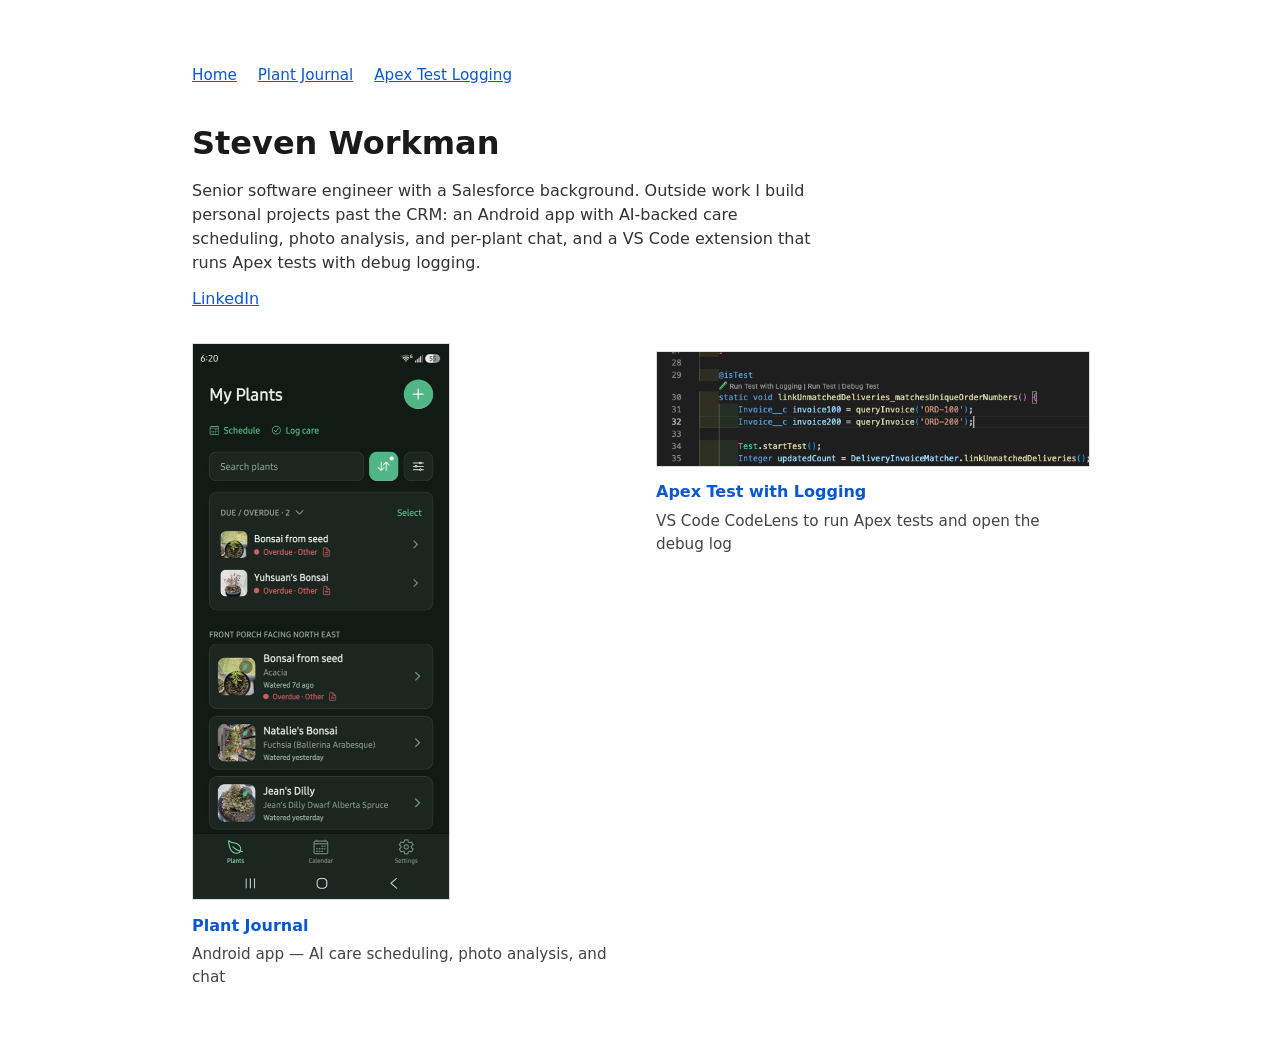
<file: index.html>
<!DOCTYPE html>
<html lang="en">
  <head>
    <meta charset="utf-8" />
    <meta name="viewport" content="width=device-width, initial-scale=1" />
    <title>Steven Workman</title>
    <link rel="stylesheet" href="styles.css" />
  </head>
  <body class="page-wide">
    <nav>
      <a href="index.html">Home</a>
      <a href="plant-journal.html">Plant Journal</a>
      <a href="apex-test-logging.html">Apex Test Logging</a>
    </nav>

    <div class="prose">
      <h1>Steven Workman</h1>
      <p class="lede">
        Senior software engineer with a Salesforce background. Outside work I
        build personal projects past the CRM: an Android app with AI-backed care
        scheduling, photo analysis, and per-plant chat, and a VS Code extension
        that runs Apex tests with debug logging.
      </p>
      <p>
        <a href="https://www.linkedin.com/in/steven-workman-54396791/"
          >LinkedIn</a
        >
      </p>
    </div>

    <div class="home-previews">
      <a class="home-preview" href="plant-journal.html">
        <img
          class="home-preview-phone"
          src="images/plant-journal/home.jpg"
          alt="Plant Journal: My Plants screen with due care queue"
        />
        <span class="home-preview-title">Plant Journal</span>
        <span class="home-preview-desc"
          >Android app — AI care scheduling, photo analysis, and chat</span
        >
      </a>
      <a class="home-preview" href="apex-test-logging.html">
        <img
          class="home-preview-ide"
          src="images/apex-test-logging/run-test-method.png"
          alt="Apex Test Logging: Run Test with Logging CodeLens"
        />
        <span class="home-preview-title">Apex Test with Logging</span>
        <span class="home-preview-desc"
          >VS Code CodeLens to run Apex tests and open the debug log</span
        >
      </a>
    </div>
  </body>
</html>
</file>
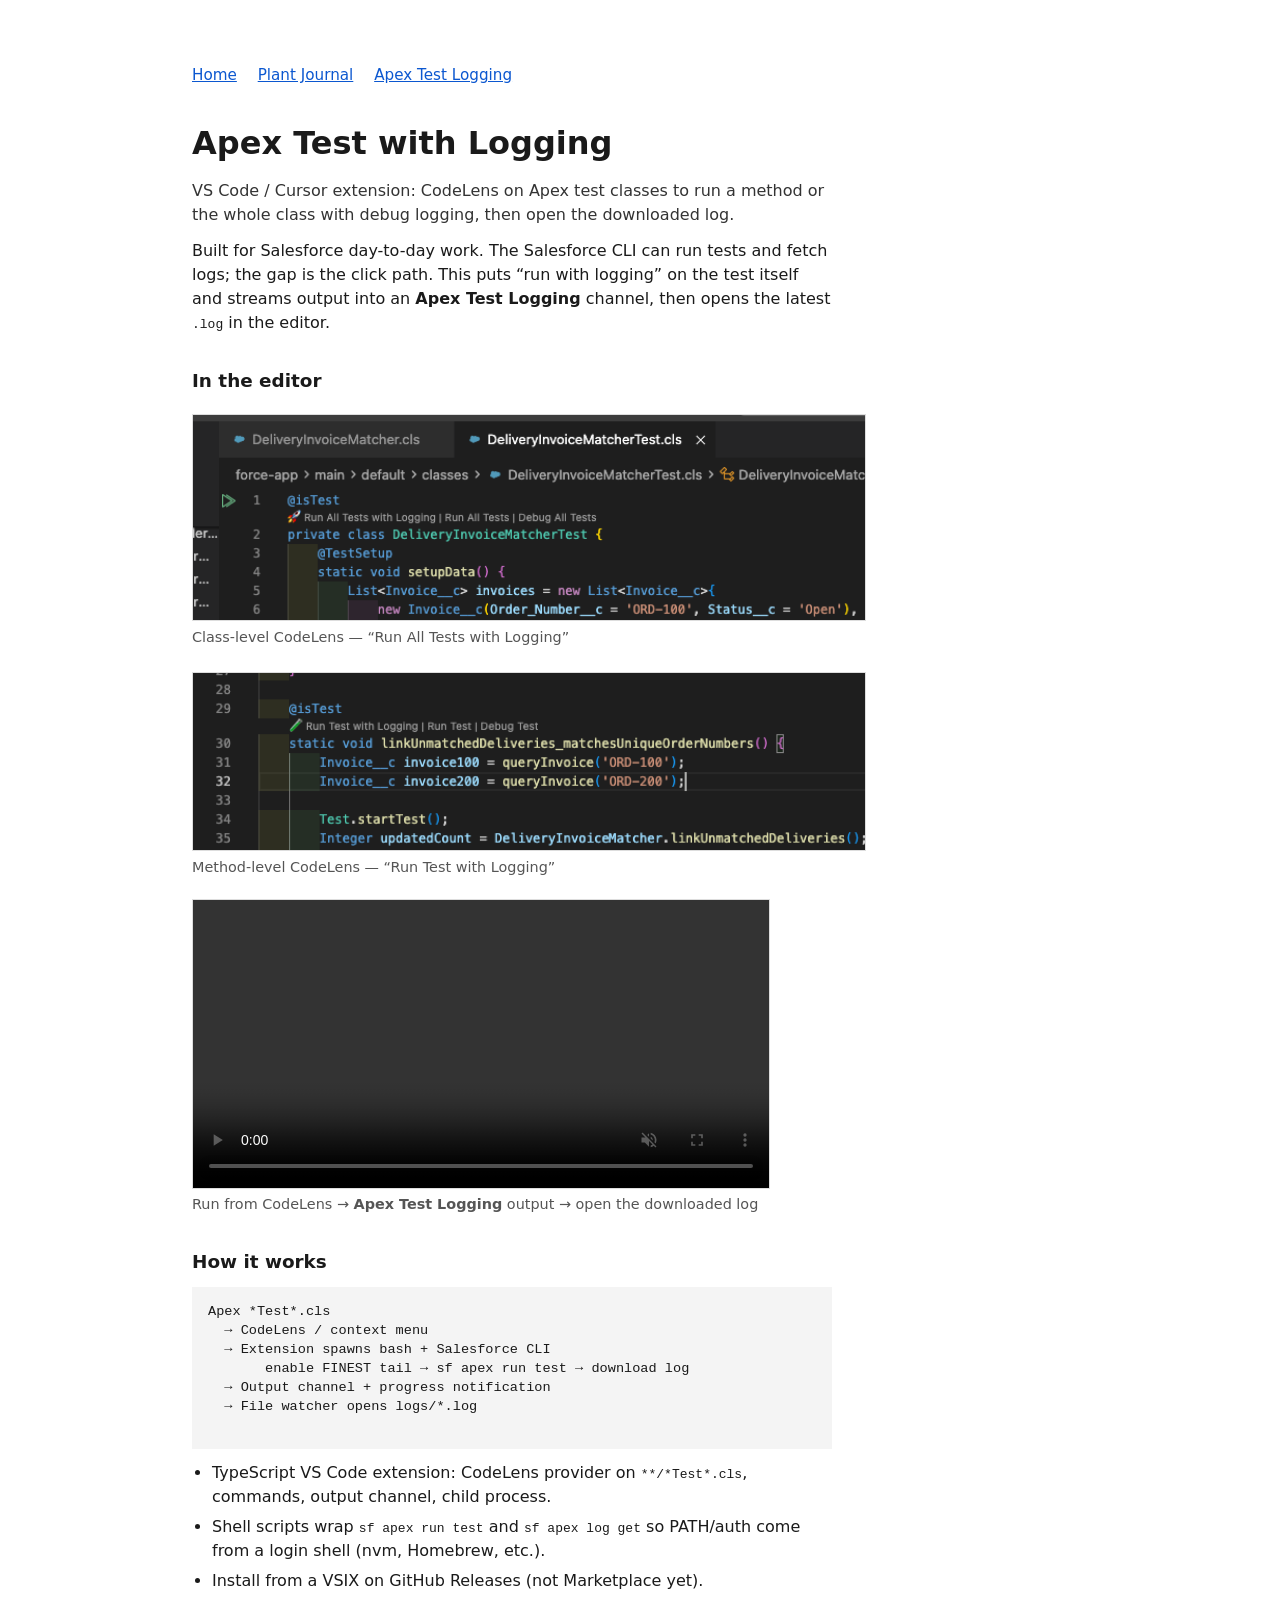
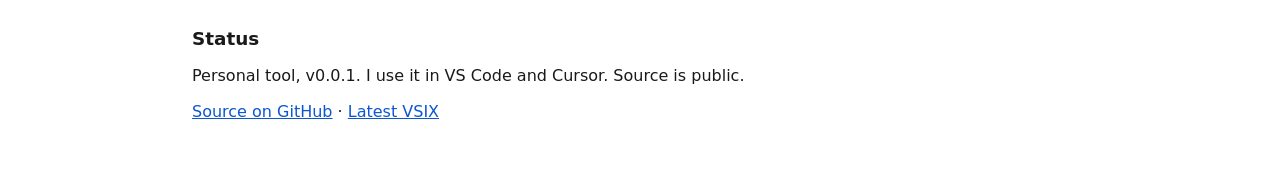
<file: apex-test-logging.html>
<!DOCTYPE html>
<html lang="en">
  <head>
    <meta charset="utf-8" />
    <meta name="viewport" content="width=device-width, initial-scale=1" />
    <title>Apex Test with Logging — Steven Workman</title>
    <link rel="stylesheet" href="styles.css" />
  </head>
  <body class="page-wide">
    <nav>
      <a href="index.html">Home</a>
      <a href="plant-journal.html">Plant Journal</a>
      <a href="apex-test-logging.html">Apex Test Logging</a>
    </nav>

    <div class="prose">
      <h1>Apex Test with Logging</h1>
      <p class="lede">
        VS Code / Cursor extension: CodeLens on Apex test classes to run a method
        or the whole class with debug logging, then open the downloaded log.
      </p>
      <p>
        Built for Salesforce day-to-day work. The Salesforce CLI can run tests and
        fetch logs; the gap is the click path. This puts “run with logging” on the
        test itself and streams output into an <strong>Apex Test Logging</strong>
        channel, then opens the latest <code>.log</code> in the editor.
      </p>
    </div>

    <h2>In the editor</h2>
    <div class="media-stack">
      <figure class="ide-crop">
        <img
          src="images/apex-test-logging/run-all-tests.png"
          alt="CodeLens above an Apex test class: Run All Tests with Logging"
        />
        <figcaption>Class-level CodeLens — “Run All Tests with Logging”</figcaption>
      </figure>
      <figure class="ide-crop">
        <img
          src="images/apex-test-logging/run-test-method.png"
          alt="CodeLens above an @isTest method: Run Test with Logging"
        />
        <figcaption>Method-level CodeLens — “Run Test with Logging”</figcaption>
      </figure>
    </div>

    <figure class="ide">
      <video autoplay muted loop playsinline controls>
        <source src="videos/apex-test-logging.mp4" type="video/mp4" />
      </video>
      <figcaption>
        Run from CodeLens → <strong>Apex Test Logging</strong> output → open the
        downloaded log
      </figcaption>
    </figure>

    <div class="prose">
      <h2>How it works</h2>
      <pre>
Apex *Test*.cls
  → CodeLens / context menu
  → Extension spawns bash + Salesforce CLI
       enable FINEST tail → sf apex run test → download log
  → Output channel + progress notification
  → File watcher opens logs/*.log
      </pre>
      <ul>
        <li>
          TypeScript VS Code extension: CodeLens provider on
          <code>**/*Test*.cls</code>, commands, output channel, child process.
        </li>
        <li>
          Shell scripts wrap <code>sf apex run test</code> and
          <code>sf apex log get</code> so PATH/auth come from a login shell (nvm,
          Homebrew, etc.).
        </li>
        <li>
          Install from a VSIX on GitHub Releases (not Marketplace yet).
        </li>
      </ul>

      <h2>Status</h2>
      <p>
        Personal tool, v0.0.1. I use it in VS Code and Cursor. Source is public.
      </p>
      <p>
        <a href="https://github.com/workmanDX/apex-test-logging"
          >Source on GitHub</a
        >
        ·
        <a href="https://github.com/workmanDX/apex-test-logging/releases/latest"
          >Latest VSIX</a
        >
      </p>
    </div>
  </body>
</html>
</file>
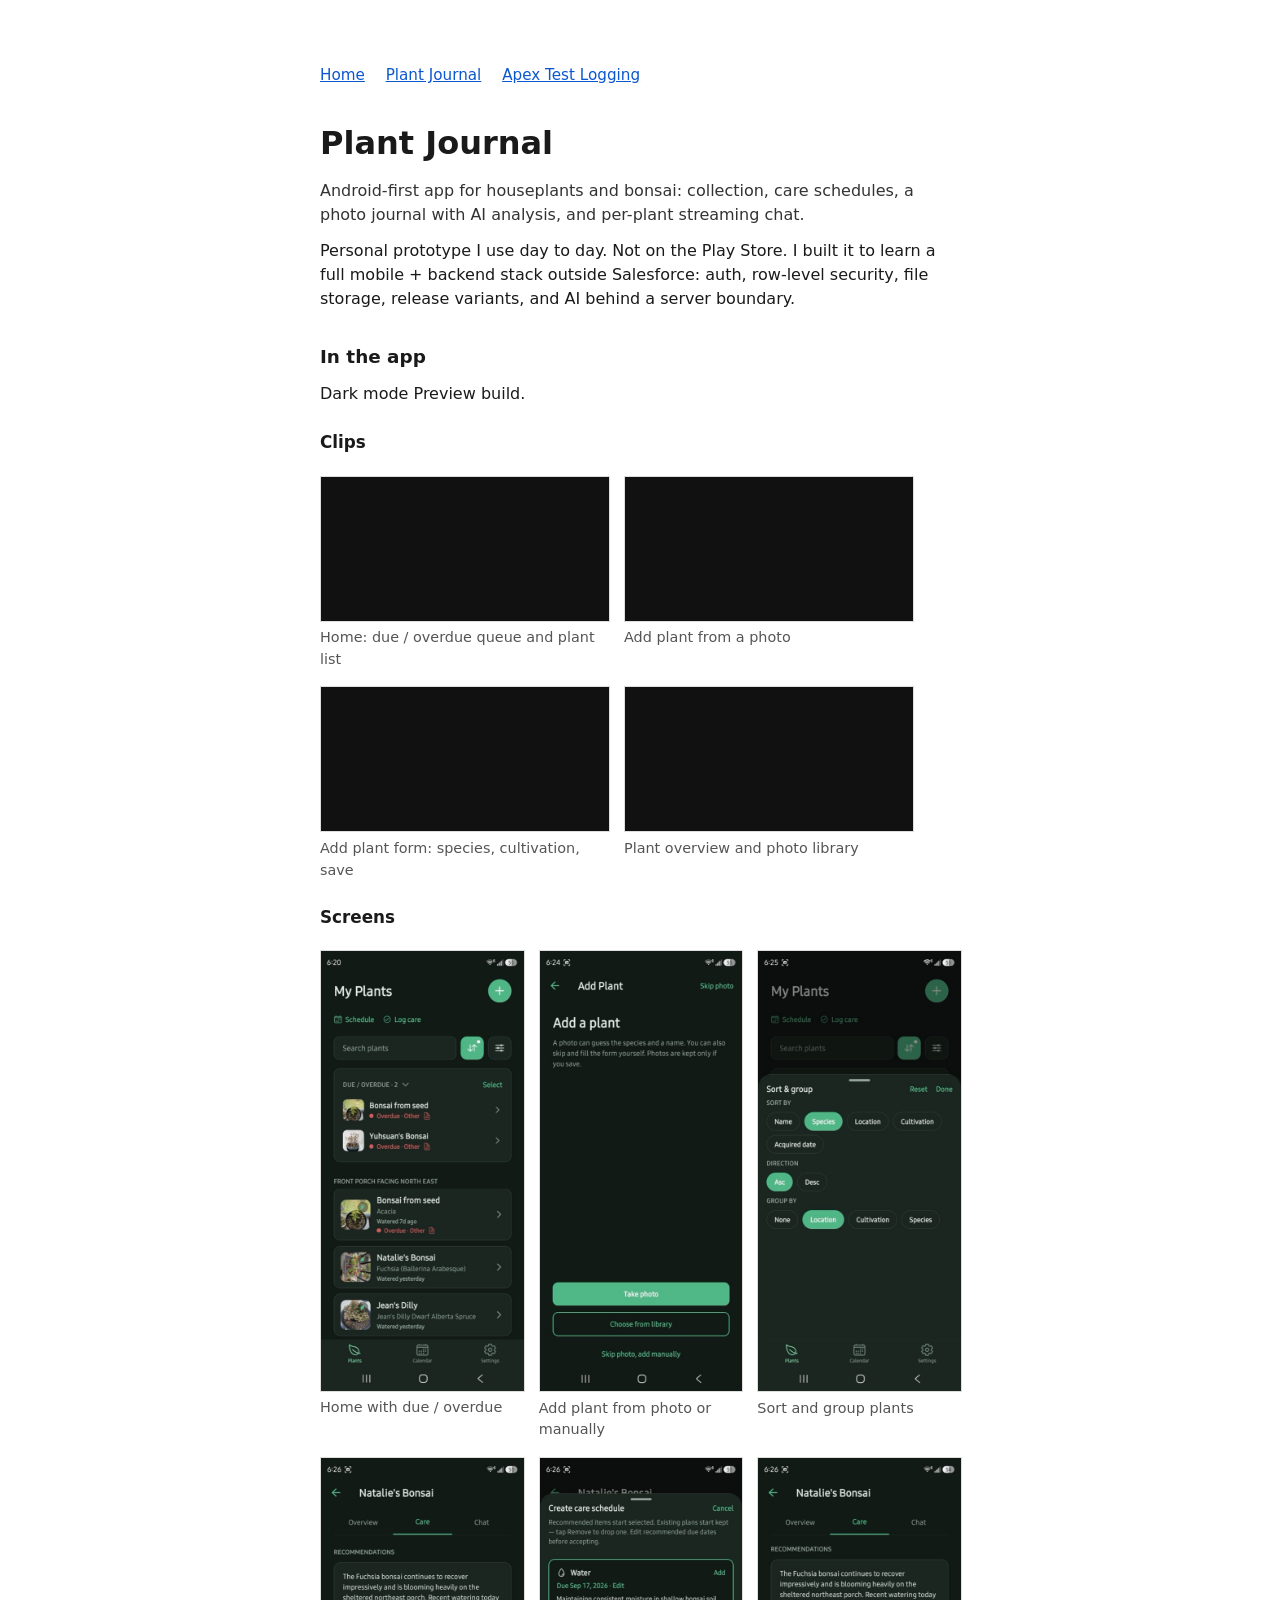
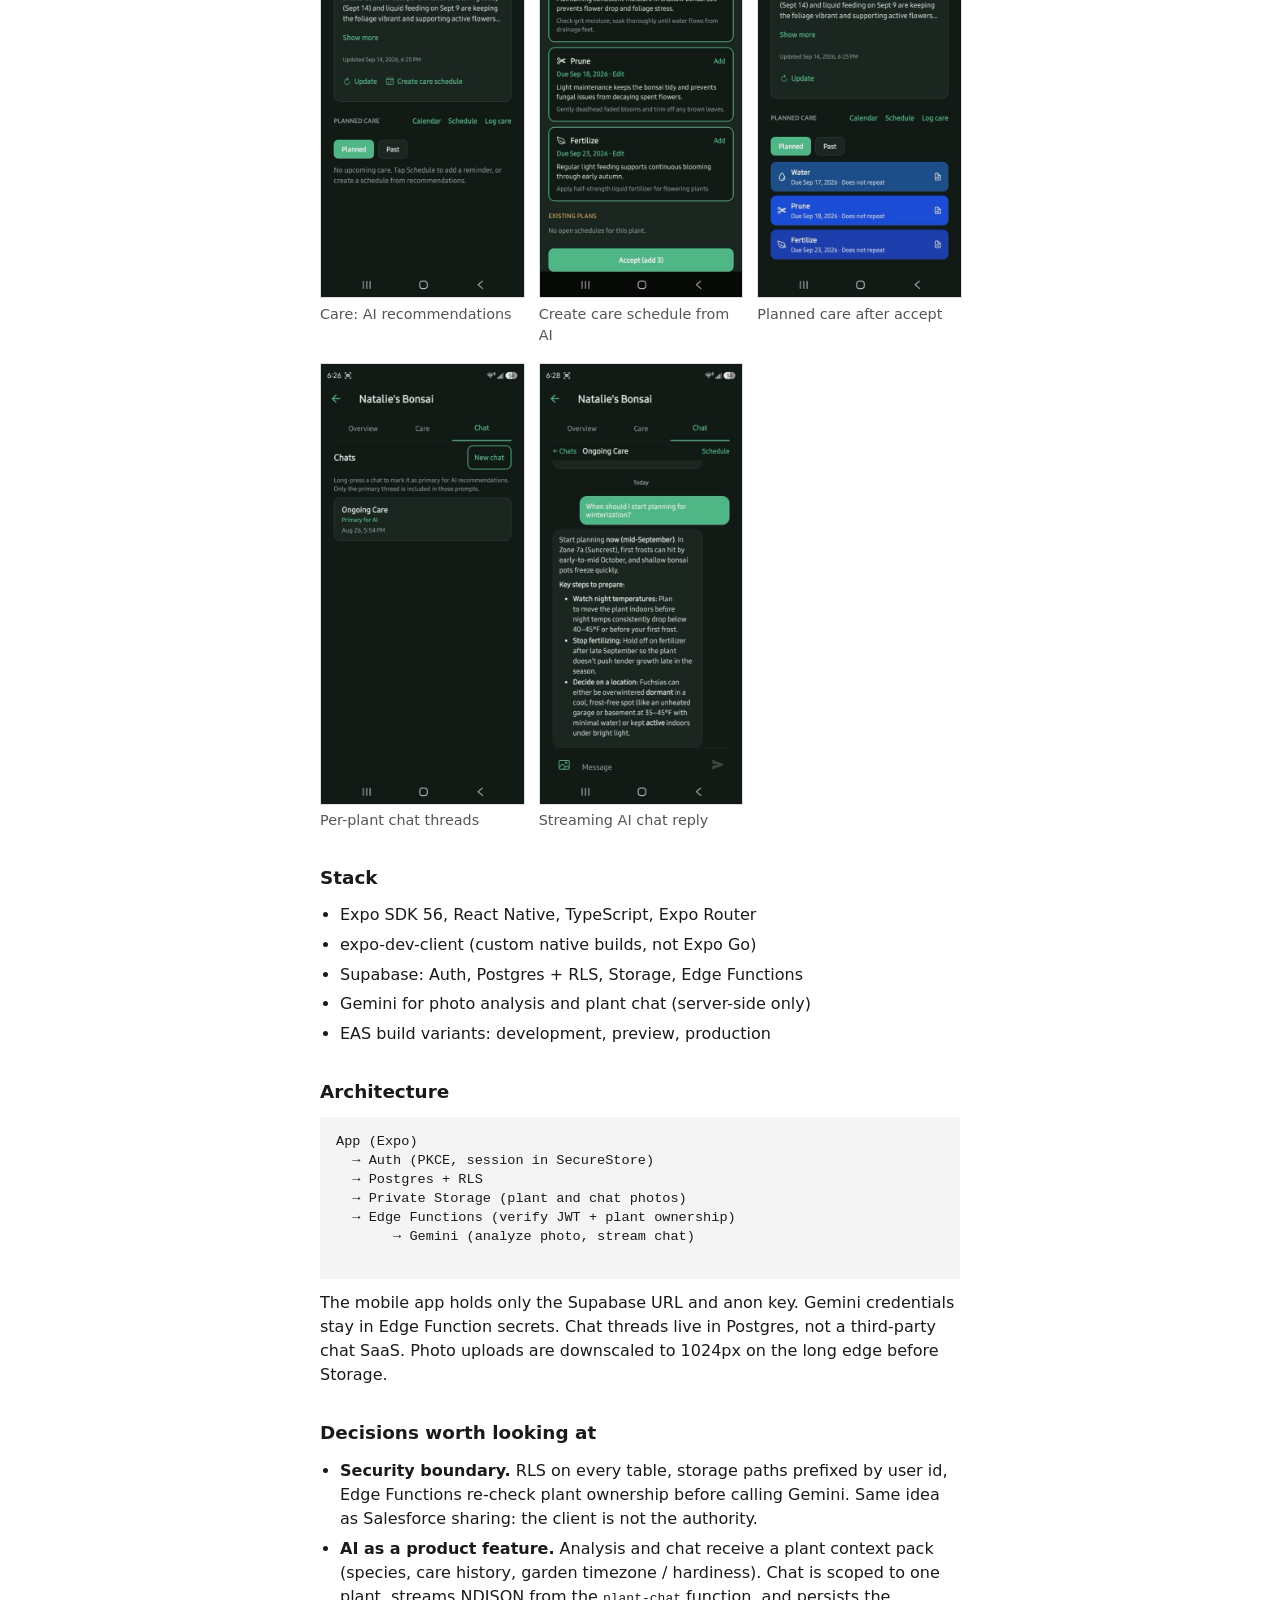
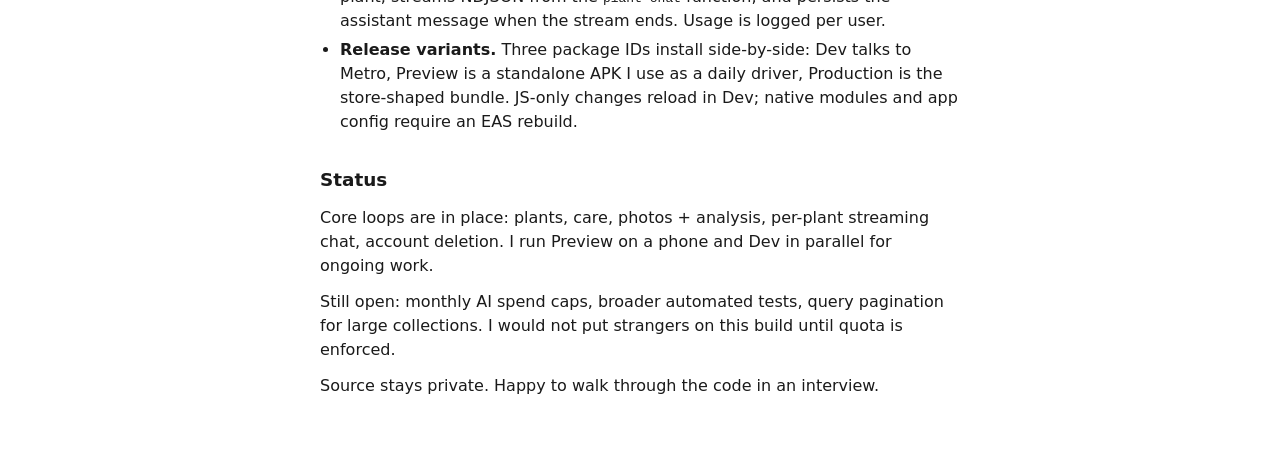
<file: plant-journal.html>
<!DOCTYPE html>
<html lang="en">
  <head>
    <meta charset="utf-8" />
    <meta name="viewport" content="width=device-width, initial-scale=1" />
    <title>Plant Journal — Steven Workman</title>
    <link rel="stylesheet" href="styles.css" />
  </head>
  <body>
    <nav>
      <a href="index.html">Home</a>
      <a href="plant-journal.html">Plant Journal</a>
      <a href="apex-test-logging.html">Apex Test Logging</a>
    </nav>

    <h1>Plant Journal</h1>
    <p class="lede">
      Android-first app for houseplants and bonsai: collection, care schedules,
      a photo journal with AI analysis, and per-plant streaming chat.
    </p>
    <p>
      Personal prototype I use day to day. Not on the Play Store. I built it to
      learn a full mobile + backend stack outside Salesforce: auth, row-level
      security, file storage, release variants, and AI behind a server boundary.
    </p>

    <h2>In the app</h2>
    <p>Dark mode Preview build.</p>

    <h3>Clips</h3>
    <div class="media-row">
      <figure class="phone">
        <video autoplay muted loop playsinline>
          <source src="videos/home-due.mp4" type="video/mp4" />
        </video>
        <figcaption>Home: due / overdue queue and plant list</figcaption>
      </figure>
      <figure class="phone">
        <video autoplay muted loop playsinline>
          <source src="videos/add-from-photo.mp4" type="video/mp4" />
        </video>
        <figcaption>Add plant from a photo</figcaption>
      </figure>
      <figure class="phone">
        <video autoplay muted loop playsinline>
          <source src="videos/add-plant.mp4" type="video/mp4" />
        </video>
        <figcaption>Add plant form: species, cultivation, save</figcaption>
      </figure>
      <figure class="phone">
        <video autoplay muted loop playsinline>
          <source src="videos/plant-overview.mp4" type="video/mp4" />
        </video>
        <figcaption>Plant overview and photo library</figcaption>
      </figure>
    </div>

    <h3>Screens</h3>
    <div class="media-grid">
      <figure class="phone">
        <img src="images/plant-journal/home.jpg" alt="My Plants home with due queue" />
        <figcaption>Home with due / overdue</figcaption>
      </figure>
      <figure class="phone">
        <img src="images/plant-journal/add-plant.jpg" alt="Add plant photo choice screen" />
        <figcaption>Add plant from photo or manually</figcaption>
      </figure>
      <figure class="phone">
        <img src="images/plant-journal/sort-group.jpg" alt="Sort and group sheet" />
        <figcaption>Sort and group plants</figcaption>
      </figure>
      <figure class="phone">
        <img
          src="images/plant-journal/care-recommendations.jpg"
          alt="Care tab with AI recommendations"
        />
        <figcaption>Care: AI recommendations</figcaption>
      </figure>
      <figure class="phone">
        <img
          src="images/plant-journal/create-schedule.jpg"
          alt="Create care schedule from recommendations"
        />
        <figcaption>Create care schedule from AI</figcaption>
      </figure>
      <figure class="phone">
        <img
          src="images/plant-journal/care-planned.jpg"
          alt="Planned care jobs after accepting schedule"
        />
        <figcaption>Planned care after accept</figcaption>
      </figure>
      <figure class="phone">
        <img src="images/plant-journal/chat-list.jpg" alt="Per-plant chat threads" />
        <figcaption>Per-plant chat threads</figcaption>
      </figure>
      <figure class="phone">
        <img
          src="images/plant-journal/chat-reply.jpg"
          alt="Streaming AI chat reply about winterization"
        />
        <figcaption>Streaming AI chat reply</figcaption>
      </figure>
    </div>

    <h2>Stack</h2>
    <ul>
      <li>Expo SDK 56, React Native, TypeScript, Expo Router</li>
      <li>expo-dev-client (custom native builds, not Expo Go)</li>
      <li>Supabase: Auth, Postgres + RLS, Storage, Edge Functions</li>
      <li>Gemini for photo analysis and plant chat (server-side only)</li>
      <li>EAS build variants: development, preview, production</li>
    </ul>

    <h2>Architecture</h2>
    <pre>
App (Expo)
  → Auth (PKCE, session in SecureStore)
  → Postgres + RLS
  → Private Storage (plant and chat photos)
  → Edge Functions (verify JWT + plant ownership)
       → Gemini (analyze photo, stream chat)
    </pre>
    <p>
      The mobile app holds only the Supabase URL and anon key. Gemini credentials
      stay in Edge Function secrets. Chat threads live in Postgres, not a
      third-party chat SaaS. Photo uploads are downscaled to 1024px on the long
      edge before Storage.
    </p>

    <h2>Decisions worth looking at</h2>
    <ul>
      <li>
        <strong>Security boundary.</strong> RLS on every table, storage paths
        prefixed by user id, Edge Functions re-check plant ownership before
        calling Gemini. Same idea as Salesforce sharing: the client is not the
        authority.
      </li>
      <li>
        <strong>AI as a product feature.</strong> Analysis and chat receive a
        plant context pack (species, care history, garden timezone / hardiness).
        Chat is scoped to one plant, streams NDJSON from the
        <code>plant-chat</code> function, and persists the assistant message
        when the stream ends. Usage is logged per user.
      </li>
      <li>
        <strong>Release variants.</strong> Three package IDs install
        side-by-side: Dev talks to Metro, Preview is a standalone APK I use as
        a daily driver, Production is the store-shaped bundle. JS-only changes
        reload in Dev; native modules and app config require an EAS rebuild.
      </li>
    </ul>

    <h2>Status</h2>
    <p>
      Core loops are in place: plants, care, photos + analysis, per-plant
      streaming chat, account deletion. I run Preview on a phone and Dev in
      parallel for ongoing work.
    </p>
    <p>Still open: monthly AI spend caps, broader automated tests, query pagination for large collections. I would not put strangers on this build until quota is enforced.</p>

    <p>Source stays private. Happy to walk through the code in an interview.</p>
  </body>
</html>
</file>
<file: styles.css>
body {
  font-family: system-ui, sans-serif;
  max-width: 40rem;
  margin: 4rem auto;
  padding: 0 1.5rem;
  line-height: 1.5;
  color: #1a1a1a;
}

/* Wider column for IDE screenshots / desktop recordings */
body.page-wide {
  max-width: 56rem;
}

body.page-wide .prose {
  max-width: 40rem;
}

nav {
  margin-bottom: 2rem;
  font-size: 0.95rem;
}

nav a {
  margin-right: 1rem;
}

h1 {
  margin-bottom: 0.25rem;
}

h2 {
  margin-top: 2rem;
  margin-bottom: 0.5rem;
  font-size: 1.15rem;
}

h3 {
  margin-top: 1.5rem;
  margin-bottom: 0.4rem;
  font-size: 1.05rem;
}

p,
ul,
pre {
  margin: 0.75rem 0;
}

ul {
  padding-left: 1.25rem;
}

li {
  margin: 0.35rem 0;
}

a {
  color: #0b57d0;
}

.lede {
  color: #333;
}

pre {
  background: #f4f4f4;
  padding: 0.9rem 1rem;
  overflow-x: auto;
  font-size: 0.85rem;
  line-height: 1.4;
}

figure {
  margin: 1.25rem 0;
}

figure img,
figure video {
  max-width: 100%;
  height: auto;
  border: 1px solid #ddd;
  display: block;
  background: #111;
}

figure.ide {
  max-width: 36rem;
}

figure.ide img,
figure.ide video {
  width: 100%;
  background: #1e1e1e;
}

/* CodeLens crops: large enough to read, not stretched full page */
figure.ide-crop {
  max-width: 42rem;
}

figure.ide-crop img {
  width: 100%;
  background: #1e1e1e;
}

figure.phone {
  max-width: 18rem;
}

.media-grid {
  display: grid;
  grid-template-columns: repeat(auto-fit, minmax(11rem, 1fr));
  gap: 1rem;
  margin: 1.25rem 0;
}

.media-grid figure {
  margin: 0;
  max-width: none;
}

.media-stack {
  display: flex;
  flex-direction: column;
  gap: 1.5rem;
  margin: 1.25rem 0;
}

.media-stack figure {
  margin: 0;
}

.media-row {
  display: flex;
  flex-wrap: wrap;
  gap: 1rem;
  margin: 1.25rem 0;
}

.media-row figure.phone {
  margin: 0;
}

figcaption {
  font-size: 0.9rem;
  color: #555;
  margin-top: 0.35rem;
}

.home-previews {
  display: grid;
  grid-template-columns: repeat(auto-fit, minmax(16rem, 1fr));
  gap: 2rem;
  margin: 2rem 0 1rem;
  align-items: start;
}

.home-preview {
  display: flex;
  flex-direction: column;
  gap: 0.35rem;
  text-decoration: none;
  color: inherit;
}

.home-preview:hover .home-preview-title {
  text-decoration: underline;
  color: #0b57d0;
}

.home-preview-phone,
.home-preview-ide {
  border: 1px solid #ddd;
  display: block;
  width: 100%;
  height: auto;
  background: #111;
}

.home-preview-phone {
  max-width: 16rem;
}

.home-preview-ide {
  background: #1e1e1e;
  margin-top: 0.5rem;
}

.home-preview-title {
  font-weight: 600;
  color: #0b57d0;
  margin-top: 0.5rem;
}

.home-preview-desc {
  font-size: 0.95rem;
  color: #444;
}
</file>
